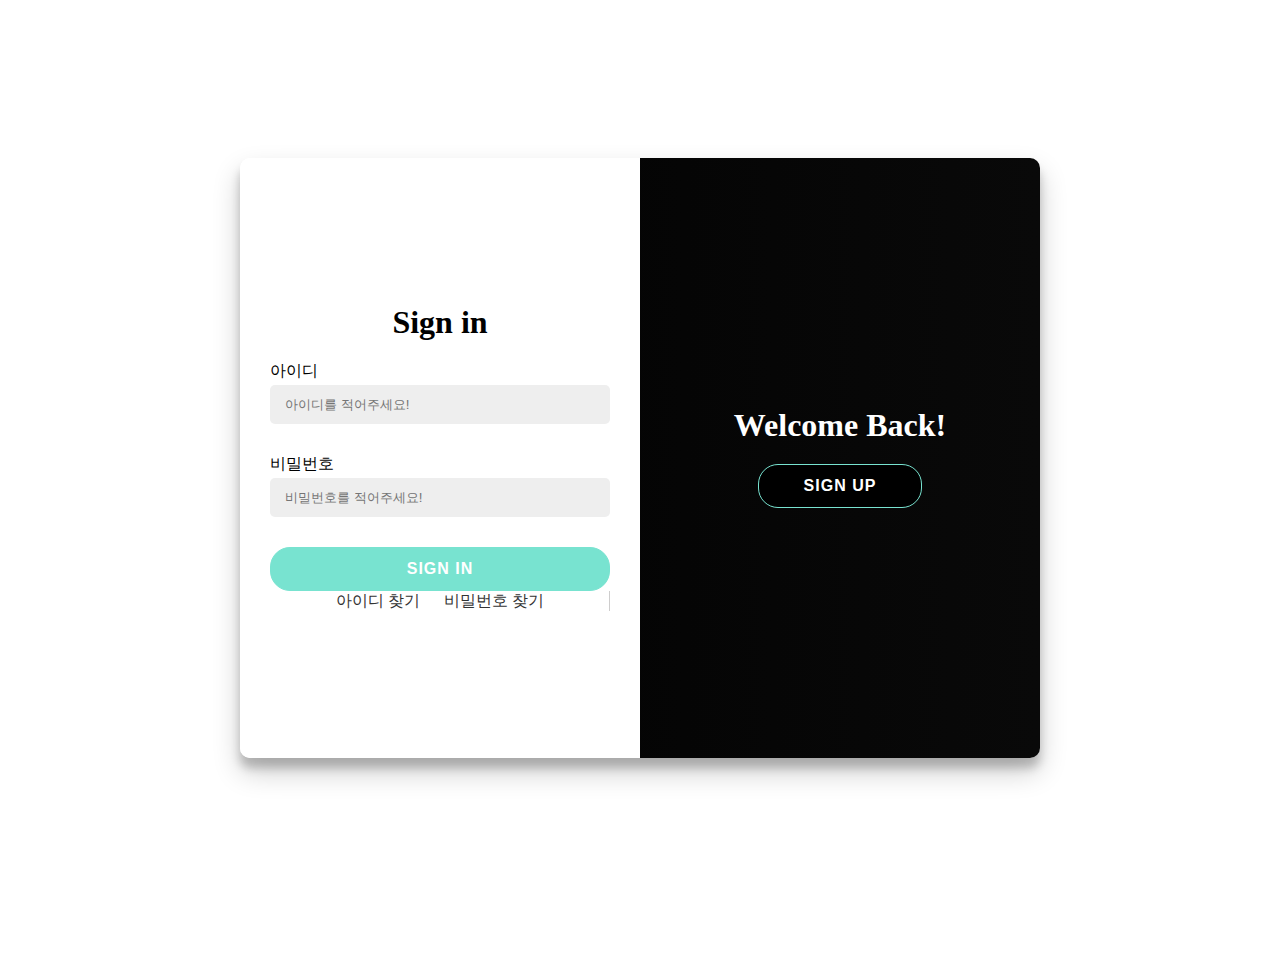
<file: signin_up/signin.html>
<!DOCTYPE html>
<html lang="ko">

<head>
    <meta charset="UTF-8">
    <meta name="viewport" content="width=device-width, initial-scale=1.0">
    <title>로그인</title>
    <link rel="stylesheet" href="../assets/css/signin.css">
    <link rel="stylesheet" href="https://use.fontawesome.com/releases/v5.8.1/css/all.css"
        integrity="sha384-50oBUHEmvpQ+1lW4y57PTFmhCaXp0ML5d60M1M7uH2+nqUivzIebhndOJK28anvf" crossorigin="anonymous">
</head>

<body>
    <!-- <header id="header" role="banner">
        <h1 class="logo">CODE PIN</h1>
        <div class="Profile">
            <div class="popup_Profile">
                <div class="popup_Profile_top">
                    <img src="assets/img/974e19416242ccb6755ce5e4878d4988.jpg" alt="유저 이미지">
                    <p>닉네임</p>
                </div>
                <div class="popup_Profile_butm">
                    <div class="mycode">
                        <p>내 코드</p>
                        <img src="assets/img/Vector.svg" alt="화살표">
                    </div>
                    <div class="setting">
                        <img src="assets/img/setting.svg" alt="설정">
                        <p>설정</p>
                    </div>
                    <div class="logout">
                        <img src="assets/img/logout.svg" alt="화살표">
                        <p>로그아웃</p>
                    </div>
                </div>
            </div>
        </div>
    </header> -->
    <!-- header -->

    <div class="container" id="container">
        <div class="form-container sign-up-container">
            <form action="#">
                <div>
                    <label for="youID" class="required">아이디</label>
                    <div class="check">
                        <input type="text" name="youID" id="youID" placeholder="아이디를 적어주세요!" autocomplete="off"
                            class="input-style" required>
                        <div class="btn">중복검사</div>
                    </div>
                    <p class="msg"></p>
                </div>
                <div>
                    <label for="youPass" class="required">비밀번호</label>
                    <input type="password" name="youPass" id="youPass" placeholder="비밀번호를 적어주세요!" autocomplete="off"
                        class="input-style" required>
                    <p class="msg"></p>
                </div>
                <div>
                    <label for="youPassC" class="required">비밀번호</label>
                    <input type="password" name="youPassC" id="youPassC" placeholder="다시 한번 비밀번호를 적어주세요!"
                        autocomplete="off" class="input-style" required>
                    <p class="msg"></p>
                </div>
                <div>
                    <label for="youName" class="required">닉네임</label>
                    <input type="text" name="youName" id="youName" placeholder="이름을 적어주세요!" autocomplete="off"
                        class="input-style" required>
                    <p class="msg"></p>
                </div>
                <button>Sign Up</button>
            </form>
        </div>
        <div class="form-container sign-in-container">
            <form action="#">
                <h1>Sign in</h1>
                <div>
                    <label for="youID" class="required">아이디</label>
                    <div class="check">
                        <input type="text" name="youID" id="youID" placeholder="아이디를 적어주세요!" autocomplete="off"
                            class="input-style" required>
                    </div>
                    <p class="msg"></p>
                </div>
                <div>
                    <label for="youPass" class="required">비밀번호</label>
                    <div class="check">
                        <input type="password" name="youPass" id="youPass" placeholder="비밀번호를 적어주세요!" autocomplete="off"
                            class="input-style" required>
                    </div>
                    <p class="msg"></p>
                </div>
                <button>Sign In</button>
                <div class="ID_PASS_find">
                    <a href="/signfind/signID.html">아이디 찾기</a>
                    <a href="/signfind/signpassword.html">비밀번호 찾기</a>
                </div>
            </form>
        </div>
        <div class="overlay-container">
            <div class="overlay">
                <div class="overlay-panel overlay-left">
                    <h1>Welcome<br> Sign Up!</h1>
                    <button class="ghost" id="signIn">Sign In</button>
                </div>
                <div class="overlay-panel overlay-right">
                    <h1>Welcome Back!</h1>
                    <button class="ghost" id="signUp">Sign Up</button>
                </div>
            </div>
        </div>
    </div>

    <div class="footer">
    </div>
    <script>
        const signUpButton = document.getElementById('signUp');
        const signInButton = document.getElementById('signIn');
        const container = document.getElementById('container');

        signUpButton.addEventListener('click', () =>
            container.classList.add('right-panel-active'));

        signInButton.addEventListener('click', () =>
            container.classList.remove('right-panel-active'));
    </script>
</body>

</html>
</file>
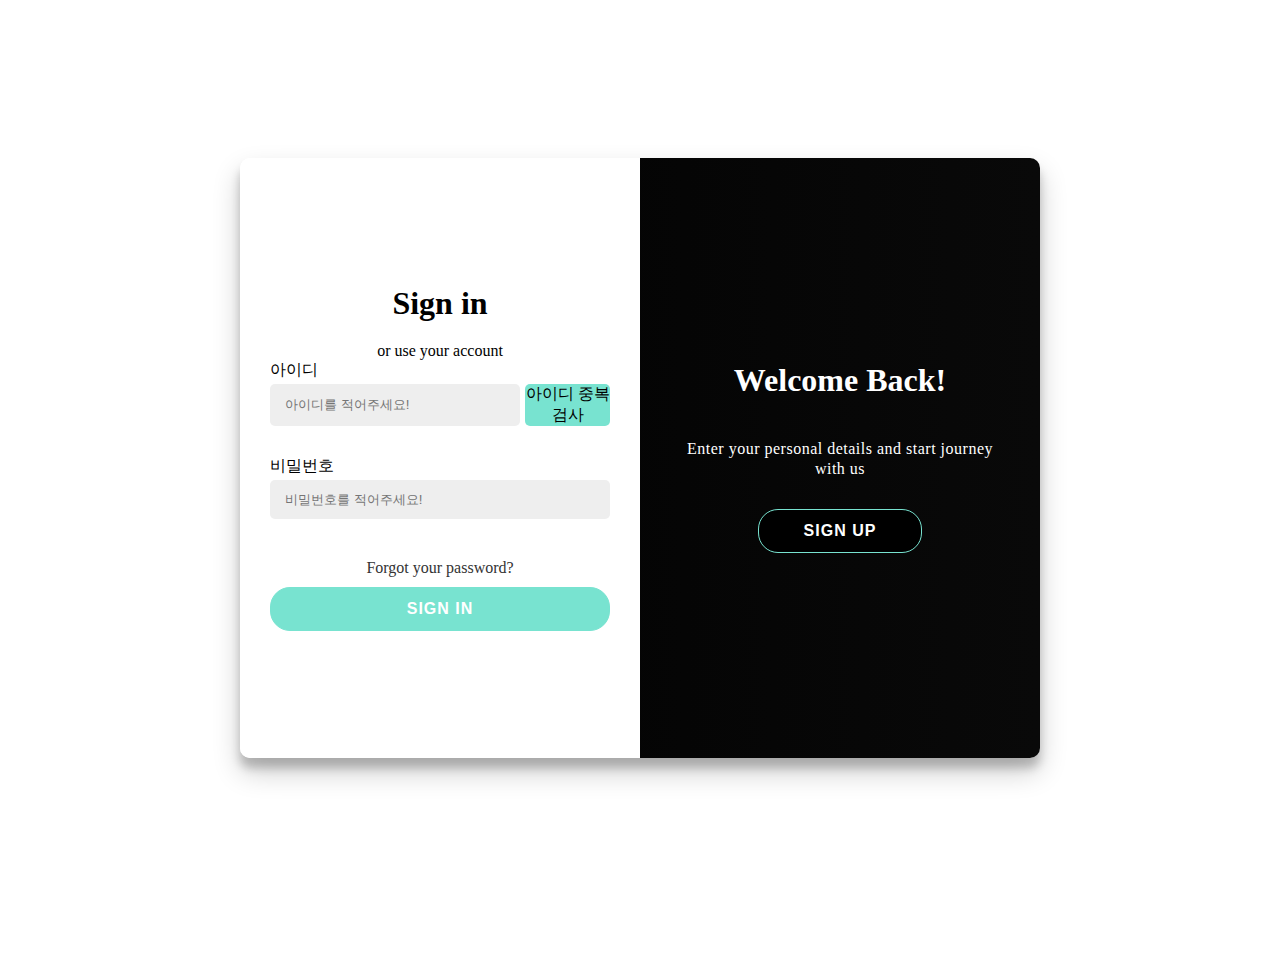
<file: signin_up/sinin.html>
<!DOCTYPE html>
<html lang="ko">

<head>
    <meta charset="UTF-8">
    <meta name="viewport" content="width=device-width, initial-scale=1.0">
    <title>로그인</title>
    <link rel="stylesheet" href="../assets/css/signin.css">
    <link rel="stylesheet" href="https://use.fontawesome.com/releases/v5.8.1/css/all.css"
        integrity="sha384-50oBUHEmvpQ+1lW4y57PTFmhCaXp0ML5d60M1M7uH2+nqUivzIebhndOJK28anvf" crossorigin="anonymous">
</head>

<body>
    <div class="container" id="container">
        <div class="form-container sign-up-container">
            <form action="#">
                <div>
                    <label for="youID" class="required">아이디</label>
                    <div class="check">
                        <input type="text" name="youID" id="youID" placeholder="아이디를 적어주세요!" autocomplete="off"
                            class="input-style" required>
                        <div class="btn">아이디 중복검사</div>
                    </div>
                    <p class="msg"></p>
                </div>
                <div>
                    <label for="youName" class="required">이름</label>
                    <input type="text" name="youName" id="youName" placeholder="이름을 적어주세요!" autocomplete="off"
                        class="input-style" required>
                    <p class="msg"></p>
                </div>
                <div>
                    <label for="youEmail" class="required">이메일</label>
                    <div class="check">
                        <input type="email" name="youEmail" id="youEmail" placeholder="이메일을 적어주세요!" autocomplete="off"
                            class="input-style" required>
                        <div class="btn">이메일 중복검사</div>
                    </div>
                    <p class="msg"></p>
                </div>
                <div>
                    <label for="youPass" class="required">비밀번호</label>
                    <input type="password" name="youPass" id="youPass" placeholder="비밀번호를 적어주세요!" autocomplete="off"
                        class="input-style" required>
                    <p class="msg"></p>
                </div>
                <div>
                    <label for="youPassC" class="required">비밀번호</label>
                    <input type="password" name="youPassC" id="youPassC" placeholder="다시 한번 비밀번호를 적어주세요!"
                        autocomplete="off" class="input-style" required>
                    <p class="msg"></p>
                </div>
                <button>Sign Up</button>
            </form>
        </div>
        <div class="form-container sign-in-container">
            <form action="#">
                <h1>Sign in</h1>
                <span>or use your account</span>
                <div>
                    <label for="youID" class="required">아이디</label>
                    <div class="check">
                        <input type="text" name="youID" id="youID" placeholder="아이디를 적어주세요!" autocomplete="off"
                            class="input-style" required>
                        <div class="btn">아이디 중복검사</div>
                    </div>
                    <p class="msg"></p>
                </div>
                <div>
                    <label for="youPass" class="required">비밀번호</label>
                    <input type="password" name="youPass" id="youPass" placeholder="비밀번호를 적어주세요!" autocomplete="off"
                        class="input-style" required>
                    <p class="msg"></p>
                </div>
                <a href="#">Forgot your password?</a>
                <button>Sign In</button>
            </form>
        </div>
        <div class="overlay-container">
            <div class="overlay">
                <div class="overlay-panel overlay-left">
                    <h1>Welcome Back!</h1>
                    <p>To keep connected with us please login with your personal info</p>
                    <button class="ghost" id="signIn">Sign In</button>
                </div>
                <div class="overlay-panel overlay-right">
                    <h1>Welcome Back!</h1>
                    <p>Enter your personal details and start journey with us</p>
                    <button class="ghost" id="signUp">Sign Up</button>
                </div>
            </div>
        </div>
    </div>

    <div class="footer">
    </div>
    <script>
        const signUpButton = document.getElementById('signUp');
        const signInButton = document.getElementById('signIn');
        const container = document.getElementById('container');

        signUpButton.addEventListener('click', () =>
            container.classList.add('right-panel-active'));

        signInButton.addEventListener('click', () =>
            container.classList.remove('right-panel-active'));
    </script>
</body>

</html>
</file>
<file: assets/css/signin.css>
@import url('https://fonts.googleapis.com/css?family=Montserrat:400,800');


* {
    box-sizing: border-box;
}

body {
    font-family: var(--fontM);
    background: var(--black);
    display: flex;
    flex-direction: column;
    justify-content: center;
    align-items: center;
    height: 100vh;
    margin: -20px 0 50px;
    margin-top: 20px;
}

h1 {
    font-weight: bold;
    margin: 0;
    margin-bottom: 20px;
}

p {
    font-size: 16px;
    font-weight: 100;
    line-height: 20px;
    letter-spacing: .5px;
    margin: 20px 0 30px;
}

li {
    list-style: none;
}

span {
    font-size: 16px;
}

a {
    color: #333;
    font-size: 16px;
    text-decoration: none;
    margin: 10px 10px;
}

a:hover {
    text-decoration: underline;
}

.container {
    background: #fff;
    border-radius: 10px;
    box-shadow: 0 14px 28px rgba(0, 0, 0, .2), 0 10px 10px rgba(0, 0, 0, .2);
    position: relative;
    overflow: hidden;
    width: 800px;
    max-width: 100%;
    min-height: 600px;
}

/* form-container */
.form-container {
    position: absolute;
    top: 0;
    height: 100%;
    transition: all .6s ease-in-out;
}

.form-container form {
    background: #fff;
    display: flex;
    flex-direction: column;
    padding: 0 30px;
    height: 100%;
    justify-content: center;
    text-align: center;
}

.form-container form>.ID_PASS_find:last-child {
    height: 20px;
    border-right: 1px solid #94929274;
}

.required {
    display: flex;
    margin-bottom: 3px
}

.form-container form .check {
    display: flex;

}

.form-container form .btn {
    background-color: #78E3D0;
    border-radius: 5px;
    font-size: 1rem;
    width: 35%;
    text-align: center;
    display: flex;
    justify-content: center;
    align-items: center;
    margin-left: 5px;
    cursor: pointer;
}

.form-container input {
    background: #eee;
    border: none;
    padding: 12px 15px;
    width: 100%;
    border-radius: 5px;
}

/* //button */
button {
    border-radius: 20px;
    border: 1px solid #78E3D0;
    background: #78E3D0;
    color: #fff;
    font-size: 16px;
    font-weight: bold;
    padding: 12px 45px;
    letter-spacing: 1px;
    text-transform: uppercase;
    transition: transform 80ms ease-in;
    cursor: pointer;
}

button:hover {
    background-color: #000000;
}

button:active {
    transform: scale(.95);
}

button:focus {
    outline: none;
}

button.ghost {
    background: transparent;
    background-color: #000000;
    border-color: #78E3D0;
}

button.ghost:hover {
    background-color: #78E3D0;
    color: #000000;
}



/* //sign-in- */
.sign-in-container {
    left: 0;
    width: 50%;
    z-index: 2;
}

.sign-up-container {
    left: 0;
    width: 50%;
    z-index: 1;
    opacity: 0;
}


/* //overlay */
.overlay-container {
    position: absolute;
    top: 0;
    left: 50%;
    width: 50%;
    height: 100%;
    overflow: hidden;
    transition: transform .6s ease-in-out;
    z-index: 100;
}



.overlay {
    background: linear-gradient(to right, #000000, #090909) no-repeat 0 0 / cover;
    color: #fff;
    position: relative;
    left: -100%;
    height: 100%;
    width: 200%;
    transform: translateY(0);
    transition: transform .6s ease-in-out;
}

.overlay-panel {
    position: absolute;
    top: 0;
    display: flex;
    flex-direction: column;
    justify-content: center;
    align-items: center;
    padding: 0 40px;
    height: 100%;
    width: 50%;
    text-align: center;
    transform: translateY(0);
    transition: transform .6s ease-in-out;
}

.overlay-right {
    right: 0;
    transform: translateY(0);
}

.overlay-left {
    transform: translateY(-20%);
}

/* Move signin to right */
.container.right-panel-active .sign-in-container {
    transform: translateY(100%);
}

/* Move overlay to left */
.container.right-panel-active .overlay-container {
    transform: translateX(-100%);
}

/* Bring signup over signin */
.container.right-panel-active .sign-up-container {
    transform: translateX(100%);
    opacity: 1;
    z-index: 5;
}

/* Move overlay back to right */
.container.right-panel-active .overlay {
    transform: translateX(50%);
}

/* Bring back the text to center */
.container.right-panel-active .overlay-left {
    transform: translateY(0);
}

/* Same effect for right */
.container.right-panel-active .overlay-right {
    transform: translateY(20%);
}

.footer {
    margin-top: 25px;
    text-align: center;
}


.icons {
    display: flex;
    width: 30px;
    height: 30px;
    letter-spacing: 15px;
    align-items: center;
}
</file>
